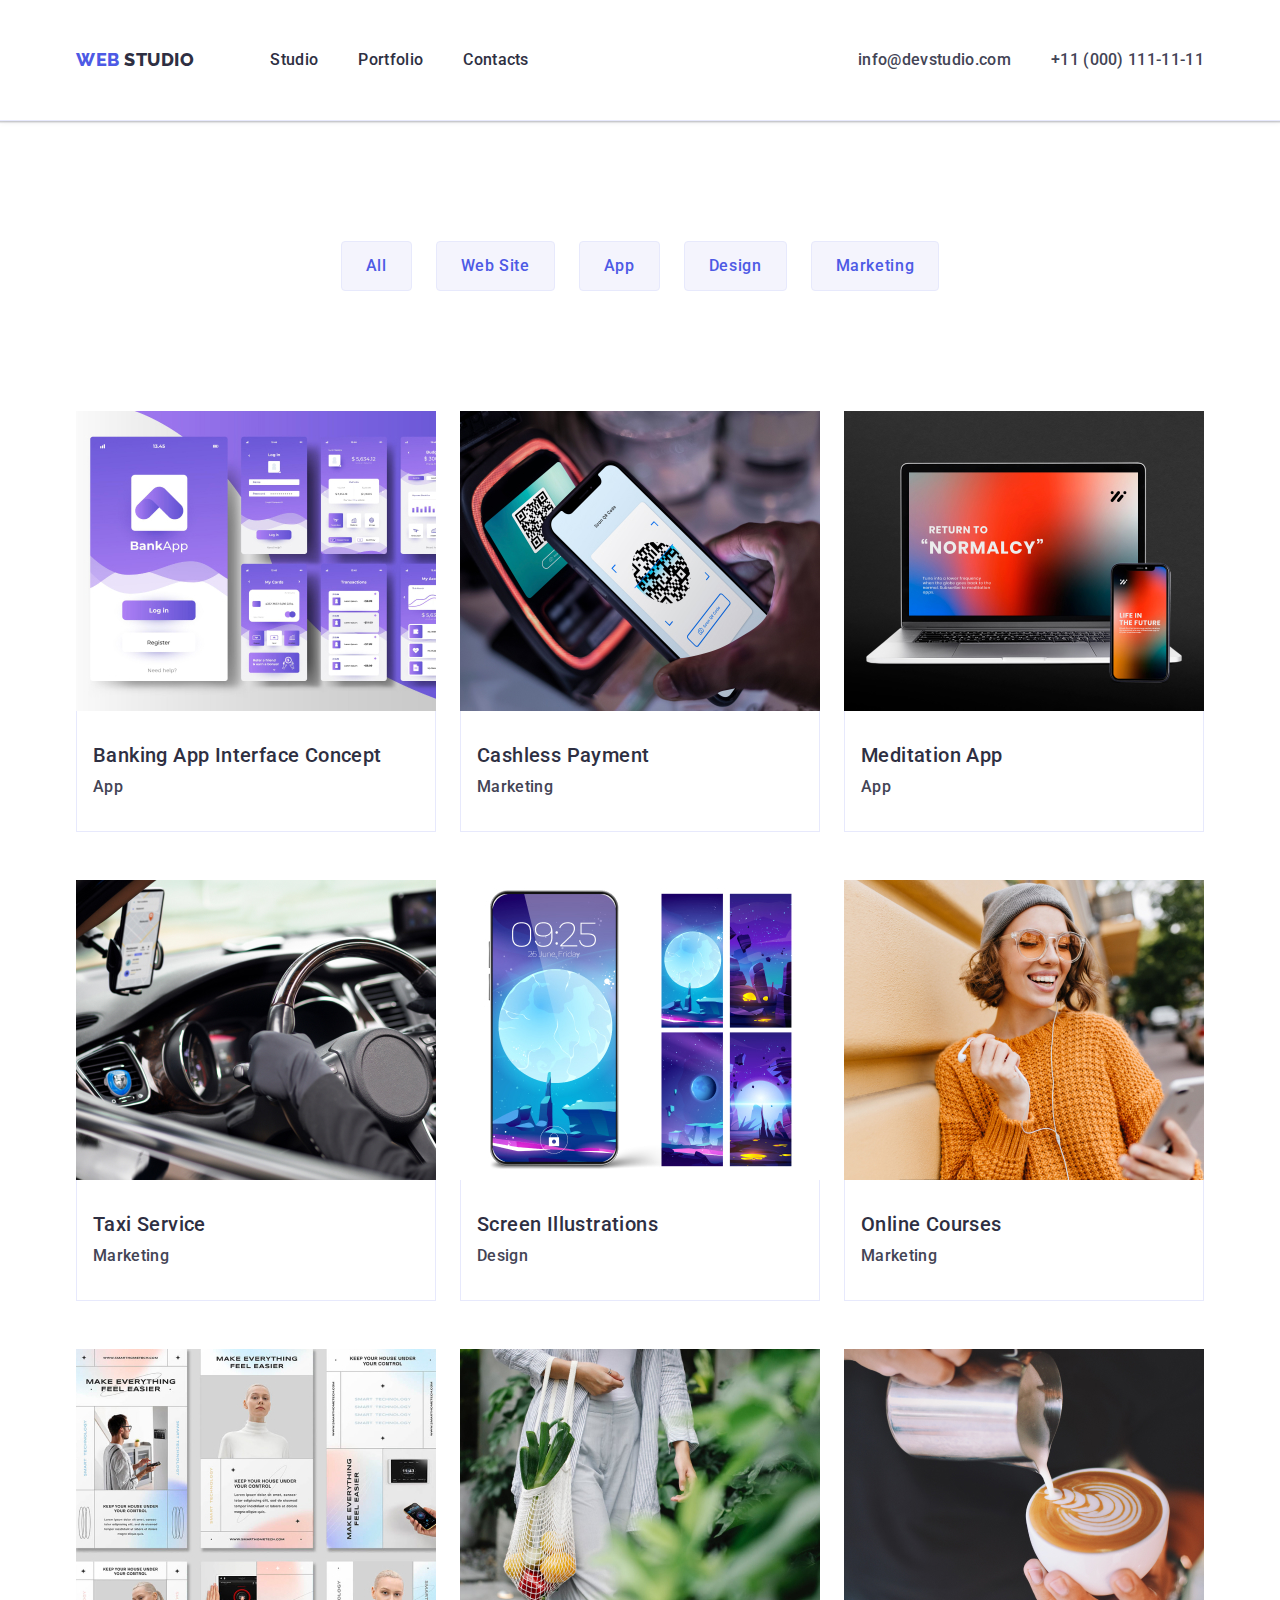
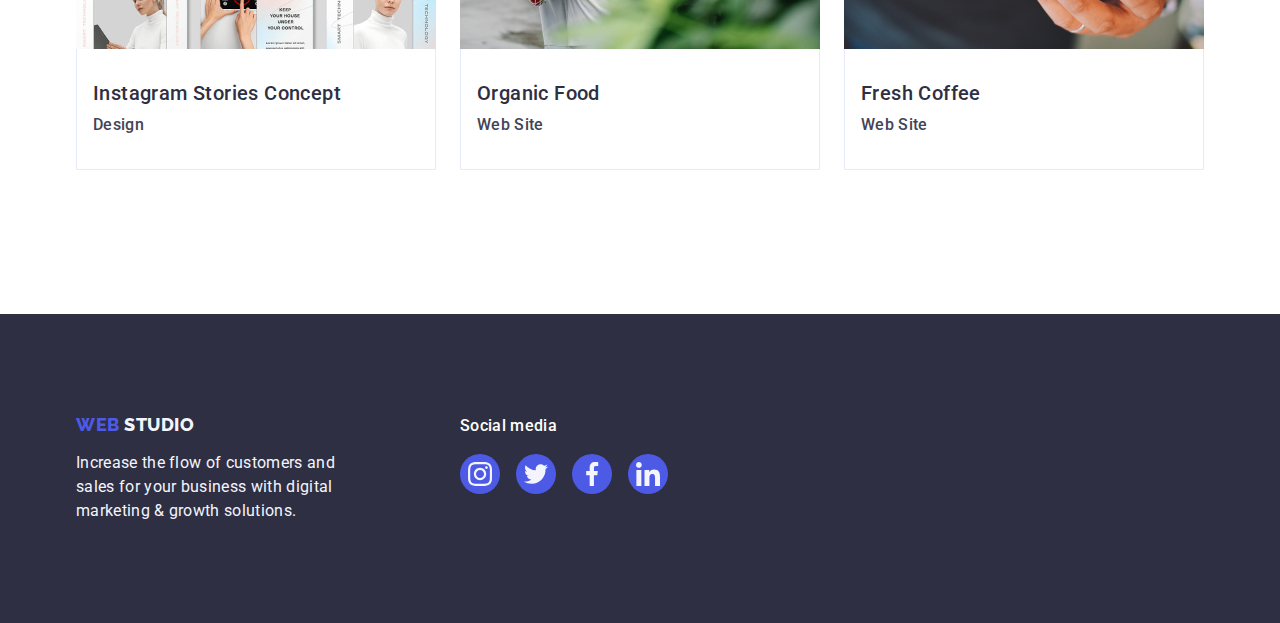
<file: portfolio.html>
<!DOCTYPE html>
<html lang="en">

<head>
    <meta charset="UTF-8">
    <meta name="viewport" content="width=device-width, initial-scale=1.0">
    <title>Document</title>
    <link rel="stylesheet"
        href="https://cdnjs.cloudflare.com/ajax/libs/modern-normalize/1.0.0/modern-normalize.min.css" />
    <link rel="preconnect" href="https://fonts.googleapis.com">
    <link rel="preconnect" href="https://fonts.gstatic.com" crossorigin>
    <link href="https://fonts.googleapis.com/css2?family=Raleway:wght@800&family=Roboto:wght@300&display=swap"
        rel="stylesheet">
    <link href="https://fonts.googleapis.com/css2?family=Roboto:wght@400;500;700;900&display=swap" rel="stylesheet">
    <link rel="stylesheet" href="./css/styles.css" />
</head>

<body>
    <header class="page-header">
        <div class="container allincontainer">
            <nav class="nav">
                <a href="./index.html" class="logo link">Web <span class="studio-header">Studio</span></a>
                <ul class="list">
                    <li>
                        <a href="./index.html" class="list link">Studio</a>
                    </li>
                    <li>
                        <a href="./portfolio.html" class="list link">Portfolio</a>
                    </li>
                    <li>
                        <a href="" class="list link">Contacts</a>
                    </li>
                </ul>
            </nav>
            <address class="address">
                <ul class="list">
                    <li>
                        <a href="mailto:info@devstudio.com" class="menu link">info@devstudio.com</a>
                    </li>
                    <li>
                        <a href="tel:+110001111111" class="menu link">+11 (000) 111-11-11</a>
                    </li>
                </ul>
            </address>
        </div>
    </header>
        <main> 
        <section class="sectionforportfolio">
            <div class="container aplications">
            <h1 class="visually-hidden">Portfolio</h1>
            <ul class="list list-portfolio">
        <li>
            <button type="button" class="filter-button">All</button>
            </li>
            <li>
            <button type="button" class="filter-button">Web Site</button>
            </li>
            <li>
            <button type="button" class="filter-button">App</button>
            </li>
            <li>
            <button type="button" class="filter-button">Design</button>
            </li>
            <li>
            <button type="button" class="filter-button">Marketing</button> 
            </li>
            </ul>
            <ul class="list list-of-apss"> 
                <li class="porfolio-phone-app">
                    <a href="#" class="shadow-effect-app">
                        
                    <img  src="./images/bankapp.jpg" alt="phone screens with bank application" width="360" height="300" />
                    <div class="container-app">
                <h2 class="bankingapp">Banking App Interface Concept</h2>
                <p class="phoneapp">App</p>
                </div>
                </a>
                </li>
                <li class="porfolio-phone-app">
                    <a href="#" class="shadow-effect-app">
                    <img src="./images/cashlespaymetn.jpg" alt="phone using for payment by qr code" width="360" height="300" />
                <div class="container-app">
                <h2 class="bankingapp">Cashless Payment</h2>
                <p class="phoneapp">Marketing</p>
                </div>
                </a>
                </li>
                <li class="porfolio-phone-app">
                <a href="#" class="shadow-effect-app">
                    <img src="./images/meditaionapp.jpg" alt="laptop and phone with meditation app on screen" width="360" height="300" />
                    <div class="container-app">
                <h2 class="bankingapp">Meditation App</h2>
                <p class="phoneapp">App</p>
                </div>
                </a>
                </li>
                <li class="porfolio-phone-app">
                    <a href="#" class="shadow-effect-app">
                    <img src="./images/taxiservice.jpg" alt="person behind the car wheel using a taxi app" width="360" height="300" />
                    <div class="container-app">
                <h2 class="bankingapp">Taxi Service</h2>
                <p class="phoneapp">Marketing</p>
                </div>
                </a>
                </li>
                <li class="porfolio-phone-app">
                    <a href="#" class="shadow-effect-app">
                    <img src="./images/screenilusion.jpg" alt="few mode of phone screen" width="360" height="300" />
                    <div class="container-app">
                <h2 class="bankingapp">Screen Illustrations</h2>
                <p class="phoneapp">Design</p>
                </div>
                </a>
                </li>
                <li class="porfolio-phone-app">
                    <a href="#" class="shadow-effect-app">
                    <img src="./images/onlinecourses.jpg" alt="woman listening to the course on headphone from the phone" width="360" height="300" />
                    <div class="container-app">
                <h2 class="bankingapp">Online Courses</h2>
                <p class="phoneapp">Marketing</p>
                </div>
                </a>
                </li>
                <li class="porfolio-phone-app">
                    <a href="#" class="shadow-effect-app">
                    <img src="./images/instastories.jpg" alt="few  shots of instagram concept stories" width="360" height="300" />
                    <div class="container-app">
                <h2 class="bankingapp">Instagram Stories Concept</h2>
                <p class="phoneapp">Design</p>
                </div>
                </a>
                </li>
                <li class="porfolio-phone-app">
                    <a href="#" class="shadow-effect-app">
                    <img src="./images/organicfood.jpg" alt="fruits and vegetables in a bag carried by a person" width="360" height="300" />
                    <div class="container-app">
                <h2 class="bankingapp">Organic Food</h2>
                <p class="phoneapp">Web Site</p>
                </div>
                </a>
                </li>
                <li class="porfolio-phone-app">
                    <a href="#" class="shadow-effect-app">
                    <img src="./images/freshcoffe.jpg" alt="coffe prepering" width="360" height="300" />
                    <div class="container-app">
                <h2 class="bankingapp">Fresh Coffee</h2>
                <p class="phoneapp">Web Site</p>
                </div>
                </a>
                </li>
            </ul>
            </div>
            </section>
        </main>
        
    <footer class="footer">
        <div class="containerfooter container">
            <div class="logoandsection">
                <a href="./index.html" class="link-footer logo">Web <span class="studio-footer">Studio</span></a>
                <p class="footer-section">
                    Increase the flow of customers and
                    sales for your business with digital
                    marketing & growth solutions.
                </p>
            </div>
            <div class="mediaicons">
                <p class="footericons">Social media</p>
    
                <ul class="socialmediafooter">
    
                    <li class="socialiconsfooter">
                        <a class="footermediaicons" href="">
                            <svg class="socialfooter" width="24" height="24">
                                <use href="./images/icons.svg#icon-instagram"></use>
                            </svg>
                        </a>
                    </li>
    
                    <li class="socialiconsfooter">
                        <a class="footermediaicons" href="">
                            <svg class="socialfooter" width="24" height="24">
                                <use href="./images/icons.svg#icon-twitter"></use>
                            </svg>
                        </a>
                    </li>
    
                    <li class="socialiconsfooter">
                        <a class="footermediaicons" href="">
                            <svg class="socialfooter" width="24" height="24">
                                <use href="./images/icons.svg#icon-facebook"></use>
                            </svg>
                        </a>
                    </li>
    
                    <li class="socialiconsfooter">
                        <a class="footermediaicons" href="">
                            <svg class="socialfooter" width="24" height="24">
                                <use href="./images/icons.svg#icon-linkedin"></use>
                            </svg>
                        </a>
                    </li>
                </ul>
            </div>
        </div>
    </footer>
    </body>
    </html>
</file>
<file: css/styles.css>
* {
    box-sizing: border-box;
    margin: 0;
    padding: 0;
}
body {
    font-family: 'Roboto', sans-serif;
    color: #434455;
    background-color: #FFFFFF;
}
:root{
    --brand-color:var(--brand-color)
}
img{
    display: block;
}
.logo { 
    font-family: 'Raleway', sans-serif;
    font-weight: 800;
    font-size: 18px;
    line-height: 1.17;
    letter-spacing: 0.03em;
    text-transform: uppercase;
    color: #4d5ae5; 
    margin-right: 76px;

    
}
.link{
    text-decoration: none;
}



span{
    color:#2e2f42;
}
.list{
font-weight: 500;
font-size: 16px;
line-height: 1.5;
letter-spacing: 0.02em;
color:#2e2f42;
display: flex;
gap: 40px;
list-style: none;
padding: 24px 0;

}
.list.link:hover,
.list.link:focus {
    color: #404bbf;
}
address{
    font-style: normal; 

}
.allincontainer{
    margin-left: auto;
    align-items: center;
    padding: 24px 0;
    display: flex;
}
.address{
      margin-left: auto;
    align-items: center;
}

.menu{
    color: #434455;
    font-size: 16px;
        line-height: 1.5;
        letter-spacing: 0.02em;
        text-align: center;
        
        

}
.menu.link:hover,
.menu.link:focus {
    color: #404bbf;

}
.section{
    background-color: #2e2f42;
    max-width: 1440px;
    background-repeat: no-repeat;
    background-position: center;
     background-size: cover;
    background-image: linear-gradient(rgba(46, 47, 66, 0.7), rgba(46, 47, 66, 0.7)), url(/goit-markup-hw-04/images/people-office.jpg);
    margin:0 auto;
    padding: 188px 0px 188px 0px;
}

.effective {
        justify-content: center;
        flex-direction: column;
        align-items: center;
        gap: 48px;
    display: flex;
    
}



.solution{
    font-size: 56px;
    line-height: 1.07;
    text-align: center;
    letter-spacing: 0.02em;
    color: #ffffff;
    max-width: 496px;
    
    
}
.button{
    background-color: #4D5AE5;
    font-family: 'Roboto', sans-serif;
    font-weight: 500;
    font-size: 16px;
    line-height: 1.5;
    letter-spacing: 0.04em;
    color: #ffffff;
    cursor: pointer;
    display: block;
    min-width: 169px;
    height: 56px;
    border: none;
    border-radius: 4px;

}
 .button:hover,
 .button:focus{
   background-color: #404bbf;
}
.terms{
    font-weight: 500;
    font-size: 20px;
    line-height: 1.2;
    letter-spacing: 0.02em;
    margin-bottom: 8px;
    text-align: center;
    
    
}
.business{
    font-size: 16px;
    line-height: 1.5;
    letter-spacing: 0.02em;
    color: #434455
}
.whatwedo{
    font-size: 36px;
    line-height: 1.11;
    text-align: center;
    letter-spacing: 0.02em;
    text-transform: capitalize;
    color: #2e2f42;
    margin-bottom: 72px;
}
.screens{
    flex-direction: column;
    align-items: center;
    padding: auto;
}
.sectionourteam{
    background-color: #F4F4FD;
    padding: 120px 0;
}
.studioteam {
    flex-direction: column;

}

.mark{
    background-color: #FFFFFF;
    width: calc((100% - 72px) / 4);
    border-radius: 0px 0px 4px 4px;
    box-shadow: 0px 1px 6px rgba(46, 47, 66, 0.08),0px 1px 1px rgba(46, 47, 66, 0.16),0px 2px 1px rgba(46, 47, 66, 0.08);
    
}

.filter-button{
    font-family: 'Roboto', sans-serif;
    font-weight: 500;
    font-size: 16px;
    line-height:1.5;
    letter-spacing: 0.04em;
    color: #4d5ae5;
    background-color: #F4F4FD;
    cursor: pointer;
    padding: 12px 24px;
    border: 1px solid #e7e9fc;
    border-radius: 4px;
    

}
.filter-button:hover,
.filter-button:focus{
    color: #FFFFFF;
    background-color: #404BBF;
    border: 1px solid transparent;
    box-shadow: 0px 3px 1px rgba(0, 0, 0, 0.1),0px 2px 1px rgba(0, 0, 0, 0.08), 0px 2px 2px rgba(0, 0, 0, 0.12);
}
.bankingapp{
    font-weight: 500;
    font-size: 20px;
    line-height: 1.2;
    letter-spacing: 0.02em;
    color: #2e2f42;
    margin-bottom: 8px
}
.phoneapp{
   font-size: 16px;
   line-height: 1.5;
   letter-spacing: 0.02em;
   color:#434455;
}
.footer{
    background-color: #2e2f42;
    padding: 100px 0;
    
}
.studio-footer{
    color: #F4F4FD
}
.footer-section{
    line-height: 1.5;
    color:#F4F4FD;
    letter-spacing: 0.02em;
    max-width: 264px;
}
.page-header{
    border-bottom: 1px solid #e7e9fc;
    box-shadow:0px 2px 1px rgba(46, 47, 66, 0.08), 0px 1px 1px rgba(46, 47, 66, 0.16), 0px 1px 6px rgba(46, 47, 66, 0.08); 
    
} 
.container{ 
    
    width: 1158px;
    margin: 0 auto;
    padding: 0 15px;
}

.nav{
    display:flex;
    align-items: center;
}
.section-two{
    padding: 120px 0;
}
.aplications{
    flex-wrap: wrap;
    justify-content: center;
    
}
.visually-hidden{
    position: absolute;
    width: 1px;
    height: 1px;
    margin: -1px;
    border: 0;
    padding: 0;
    white-space: nowrap;
    clip-path: inset(100%);
    clip: rect(0 0 0 0);
    overflow: hidden;
}
.list-strategy{
    gap: 24px;
    margin: 0;
    padding: 0;
}   
.firstpoint{
   width:calc((100% - 72px) / 4);
}


.section-three {
    padding-bottom: 120px;
}
.list-whatwedo{
    gap: 24px;
}
.whatwedo-photos{
    width: calc((100% - 48px) / 3);
}
.list-ourteam{
    gap: 24px
}
.container-worker{
    padding: 32px 0px;
}
.sectionforportfolio{
    padding-top: 96px;
    padding-bottom: 120px;
}
.list-portfolio{
    justify-content: center;
    gap: 24px;
    margin-bottom: 72px;
   
}
.list-of-apss{
    flex-wrap: wrap;
    column-gap: 24px;
    row-gap: 48px;
    
}
.porfolio-phone-app{
    width: calc((100% - 48px) / 3);
}
.shadow-effect-app{
    display:block;
    text-decoration: none;
    
}
.shadow-effect-app:hover,
.shadow-effect-app:focus{
    box-shadow:  0px 1px 6px rgba(46, 47, 66, 0.08), 0px 1px 1px rgba(46, 47, 66, 0.16),0px 2px 1px rgba(46, 47, 66, 0.08); 
}
.container-app{
    padding: 32px 16px;
    border: 1px solid #e7e9fc;
    border-top: none;
}

.link-footer{
 margin-bottom: 16px;
display: inline-block;
text-decoration: none;
}
.square{
    display: flex;
    align-items: center;
    justify-content: center;
    height: 112px;
    background-color: #F4F4FD;
    border-radius: 4px;
    margin-bottom: 8px;
}
.socialmediaicons{
    display: flex;
    justify-content: center;
    gap: 24px;
    list-style: none;
    padding-top: 10px;

}
.socilamedialist{
    width: 40px;
    height: 40px;
}
.social-names{
    width: 100%;
    height: 100%;
    background-color: #4d5ae5;
    border-radius: 50%;
    display: flex;
    align-items: center;
    justify-content: center;
}
.social-names:hover,
.social-names:focus{
    background-color: #404bbf;
}
.socialmedia{
    fill:#F4F4FD;
}
.section-customers{
    padding-top: 120px;
    padding-bottom: 120px;
}
.customers{
    font-size: 36px;
    line-height: 1.11;
    color:#2e2f42;
    margin-bottom: 72px;
    text-align: center;
}
.customerslogo{
    display: flex;
    gap: 24px;
    list-style: none;

}
.iconlogo{
    width: calc((100% - 120px) / 6);
    height: 88px;
}
.customerlink{
    width: 100%;
    height: 100%;
    border: 1px solid #8e8f99;
    border-radius: 4px;
    display: flex;
    align-items: center;
    justify-content: center;
    color: #8e8f99;
}
.customerlink:hover,
.customerlink:focus{
    border-color: #404bbf;
    color: #404bbf;
}
.customersnames{
    fill: currentColor;
}

.containerfooter{
    display: flex;
    align-items: baseline;
   
}
.logoandsection{
    margin-right: 120px;
    padding: 0; 

    
}
.footericons{
    font-weight: 500;
    font-size: 16px;
    line-height: 1.5;
    letter-spacing: 0.02em;
    color: #FFFFFF;
    margin-bottom: 16px; 
}
.socialmediafooter{
    display: flex;
    gap:16px;
    list-style: none;
}
.socialiconsfooter{
    width: 40px;
    height: 40px;
}
.footermediaicons{
    width: 100%;
    height: 100%;
    background-color: #4d5ae5;
    border-radius: 50%;
    display:flex;
    align-items: center;
    justify-content: center; 
}
.footermediaicons:hover,
.footermediaicons:focus{
    background-color: #31d0aa;

}
.socialfooter{
    fill:#F4F4FD;
}
</file>
